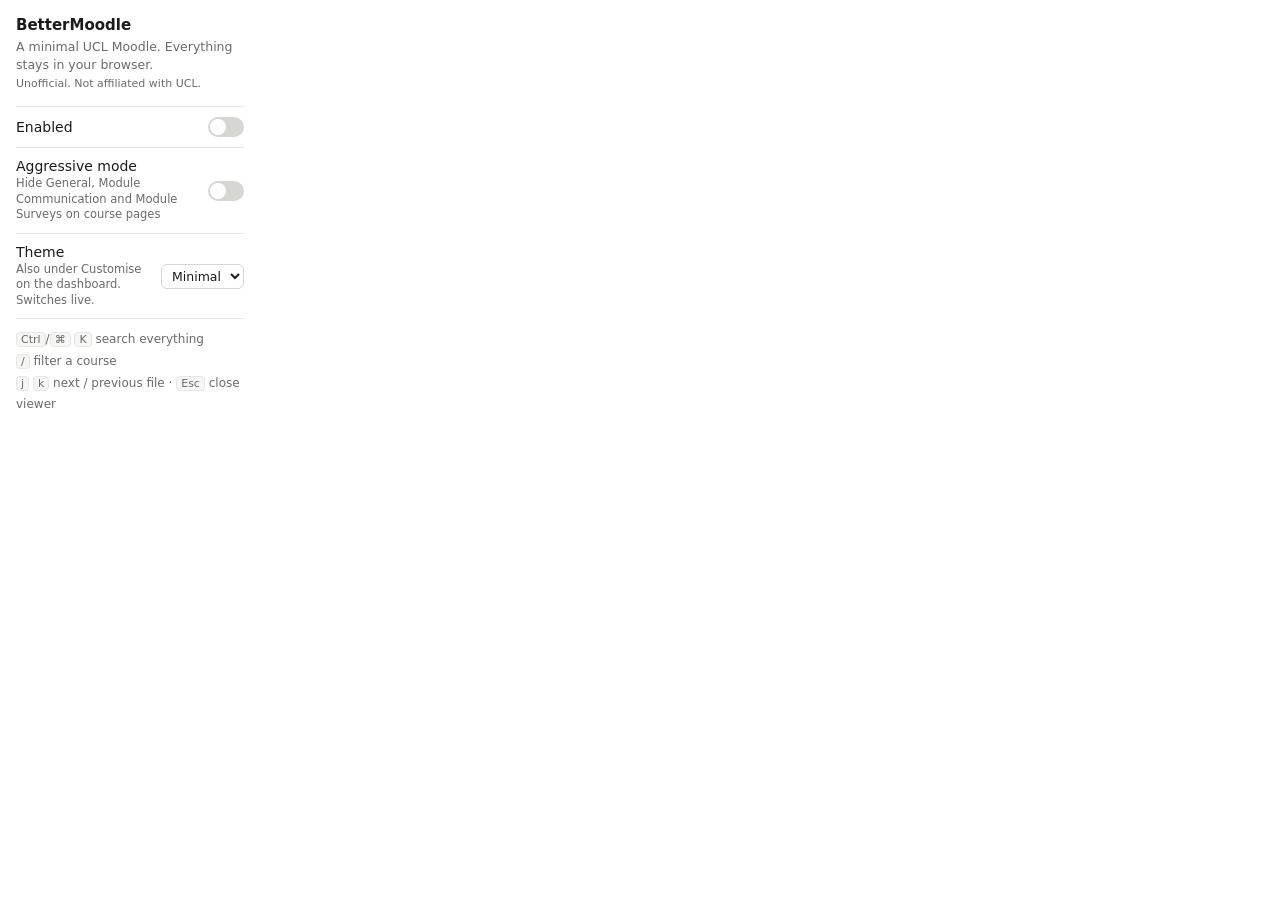
<file: popup/popup.html>
<!doctype html>
<html lang="en">
<head>
  <meta charset="utf-8">
  <title>BetterMoodle</title>
  <style>
    body { margin: 0; width: 260px; font: 14px system-ui, -apple-system, "Segoe UI", Roboto, sans-serif; color: #1b1b1a; background: #fff; }
    main { padding: 16px; }
    h1 { font-size: 15px; font-weight: 600; margin: 0 0 4px; }
    p { color: #6b6b68; margin: 0 0 14px; font-size: 12.5px; line-height: 1.45; }
    label { display: flex; align-items: center; justify-content: space-between; cursor: pointer; padding: 10px 0; border-top: 1px solid #e6e6e3; }
    label small { display: block; color: #6b6b68; font-size: 11.5px; line-height: 1.35; margin-top: 2px; padding-right: 12px; }
    input:disabled { opacity: .4; cursor: default; }
    input { flex: none; appearance: none; width: 36px; height: 20px; border-radius: 999px; background: #d6d6d2; position: relative; cursor: pointer; transition: background .15s; margin: 0; }
    input::after { content: ""; position: absolute; top: 2px; left: 2px; width: 16px; height: 16px; border-radius: 50%; background: #fff; transition: transform .15s; }
    input:checked { background: #2a5bd7; }
    input:checked::after { transform: translateX(16px); }
    select { flex: none; font: 500 12.5px system-ui, sans-serif; color: #1b1b1a; background: #fff; border: 1px solid #d6d6d2; border-radius: 6px; padding: 3px 6px; cursor: pointer; }
    select:disabled { opacity: .4; cursor: default; }
    .keys { font-size: 12px; color: #6b6b68; border-top: 1px solid #e6e6e3; padding-top: 10px; line-height: 1.8; }
    kbd { font: 500 11px system-ui, sans-serif; border: 1px solid #e6e6e3; background: #f6f6f4; border-radius: 4px; padding: 0 4px; }
  </style>
</head>
<body>
  <main>
    <h1>BetterMoodle</h1>
    <p>A minimal UCL Moodle. Everything stays in your browser.<br><span style="font-size:11px">Unofficial. Not affiliated with UCL.</span></p>
    <label for="enabled">Enabled <input type="checkbox" id="enabled"></label>
    <label for="aggressive">
      <span>Aggressive mode<small>Hide General, Module Communication and Module Surveys on course pages</small></span>
      <input type="checkbox" id="aggressive">
    </label>
    <label for="theme">
      <span>Theme<small>Also under Customise on the dashboard. Switches live.</small></span>
      <select id="theme">
        <option value="minimal">Minimal</option>
        <option value="soft">Soft</option>
        <option value="sage">Sage</option>
        <option value="pop">Pop!</option>
        <option value="night">Night</option>
      </select>
    </label>
    <div class="keys">
      <kbd>Ctrl</kbd>/<kbd>⌘</kbd> <kbd>K</kbd> search everything<br>
      <kbd>/</kbd> filter a course<br>
      <kbd>j</kbd> <kbd>k</kbd> next / previous file · <kbd>Esc</kbd> close viewer
    </div>
  </main>
  <script src="popup.js"></script>
</body>
</html>
</file>
